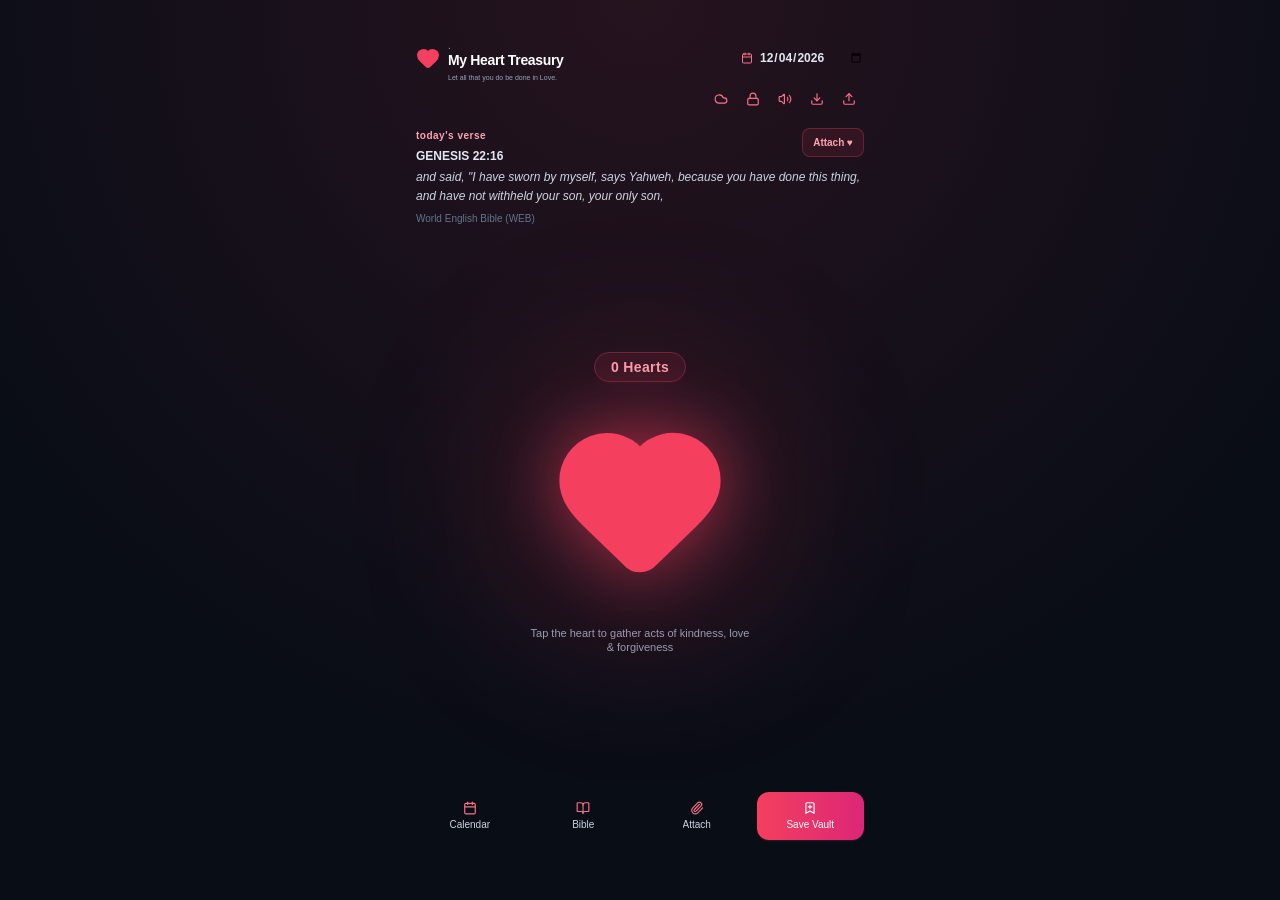
<file: index.html>
<!DOCTYPE html>
<html lang="en">
<head>
    <meta charset="UTF-8">
    <meta name="viewport" content="width=device-width, initial-scale=1.0, viewport-fit=cover">
    <title>My Heart Treasury</title>
    
    <!-- Localized Content Security Policy (Zero Third-Party CDN Dependencies) -->
    <meta http-equiv="Content-Security-Policy" content="
        default-src 'self';
        script-src 'self' 'unsafe-inline' https://accounts.google.com;
        style-src 'self' 'unsafe-inline' https://fonts.googleapis.com;
        font-src 'self' https://fonts.gstatic.com;
        connect-src 'self' https://accounts.google.com https://www.googleapis.com;
        frame-src 'self' https://accounts.google.com;
        img-src 'self' data: blob: https://*.googleusercontent.com;
        media-src 'self' data: blob:;
        object-src 'none';
        base-uri 'self';
        form-action 'self';
    ">

    <!-- Google Identity Services Library -->
    <script src="https://accounts.google.com/gsi/client" async defer></script>
    
    <!-- PWA Manifest & Theme -->
    <link rel="manifest" href="manifest.json">
    <meta name="theme-color" content="#f43f5e">

    <!-- iOS Standalone App Support -->
    <meta name="mobile-web-app-capable" content="yes">
    <meta name="apple-mobile-web-app-capable" content="yes">
    <meta name="apple-mobile-web-app-status-bar-style" content="black-translucent">
    <meta name="apple-mobile-web-app-title" content="Heart Treasury">

    <!-- Localized Styling & Typography -->
    <link href="https://fonts.googleapis.com/css2?family=Plus+Jakarta+Sans:wght@300;400;500;600;700;800&display=swap" rel="stylesheet">
    <link rel="stylesheet" href="css/styles.css">

    <!-- Local Tailwind Engine & Local Icons -->
    <script src="js/tailwind.js"></script>
    <script src="js/lucide.js"></script>
</head>
<body class="treasury-body h-screen overflow-hidden flex flex-col justify-between p-4 pt-8">

    <!-- Compact App Header -->
    <header class="flex items-center justify-between w-full max-w-md mx-auto">
        <div class="flex items-center gap-2">
            <i data-lucide="heart" class="w-6 h-6 text-rose-500 fill-rose-500 animate-pulse"></i>
            <div>
                <p class="text-[10px] text-slate-400 mt-1.5">.</p>
                <h1 class="text-sm font-semibold text-white tracking-tight leading-none">My Heart Treasury</h1>
                <p class="text-[7px] text-slate-400 mt-1.5">Let all that you do be done in Love.</p>
            </div>
        </div>
        
        <div class="flex items-center">
       <!-- Compact Session Bar -->
    <section class="flex items-center justify-between w-full max-w-md mx-auto">
        <div class="home-date-control flex items-center justify-center text-xs">
            <div class="flex items-center justify-center gap-1.5 text-slate-200 font-medium">
                <i data-lucide="calendar" class="w-3 h-3 text-rose-400"></i>
                <input type="date" id="savingsDate" class="bg-transparent text-slate-200 focus:outline-none font-semibold">
            </div>
    </header>
            
            <div class="flex items center justify-end gap-0.5 mt-0.2 w-full max-w-md mx-auto">
    <!-- Google Drive Sync Button -->
    <button id="gdriveSyncBtn" class="p-2 rounded-xl bg-transparent text-rose-400 hover:bg-slate-700/50 transition" title="Sync to Google Drive">
        <i data-lucide="cloud" class="w-3.5 h-3.5"></i>
    </button>
    <button id="openPinSettingsBtn" class="p-2 rounded-xl bg-transparent text-rose-400 hover:bg-slate-700/50 transition" title="Set PIN Lock">
        <i data-lucide="lock" class="w-3.5 h-3.5"></i>
    </button>
    <button id="soundToggleBtn" class="p-2 rounded-xl bg-transparent text-rose-400 hover:bg-slate-700/50 transition" aria-label="Toggle Sound">
        <i id="soundIcon" data-lucide="volume-2" class="w-3.5 h-3.5"></i>
    </button>
    <button id="exportBtn" class="p-2 rounded-xl bg-transparent text-rose-400 hover:bg-slate-700/50 transition" title="Export Backup">
        <i data-lucide="download" class="w-3.5 h-3.5"></i>
    </button>
    <label id="importBtn" class="p-2 rounded-xl bg-transparent text-rose-400 hover:bg-slate-700/50 transition cursor-pointer" title="Import Backup">
        <i data-lucide="upload" class="w-3.5 h-3.5"></i>
        <input type="file" id="importFileInput" accept=".json" class="hidden">
    </label>
</div>
    </section>
    <!-- Compact Verse of the Day — Main Screen -->
    <section
        id="homeVerseOfDay"
        class="home-vod-card w-full max-w-md mx-auto rounded-xl bg-transparent"
        aria-label="Verse of the Day"
    >
        <div class="flex items-center justify-between gap-2">
            <div class="min-w-0">
                <span class="text-[10px] font-bold text-rose-300 lowercase tracking-wider">
                    Today's Verse
                </span>
                <p
                    id="vodReference"
                    class="text-xs font-semibold text-slate-200 mt-0.5"
                >
                    Loading reference...
                </p>
            </div>

            <button
                id="attachVodBtn"
                type="button"
                class="shrink-0 px-2.5 py-1.5 rounded-lg text-[10px] font-semibold text-rose-300 border border-rose-500/30 bg-rose-500/10 hover:bg-rose-500/20"
                title="Attach today's Bible verse to your heart deposit"
            >
                Attach ♥
            </button>
        </div>

        <p
            id="vodText"
            class="text-xs text-slate-300 italic leading-relaxed mt-1"
            style="display:-webkit-box;-webkit-line-clamp:2;-webkit-box-orient:vertical;overflow:hidden;"
        >
            Loading today's Scripture...
        </p>

        <p
            id="vodVersionLabel"
            class="text-[10px] text-slate-500 mt-1"
        ></p>
    </section>
    <!-- The Beating Heart Centerpiece -->
    <section class="home-heart-section flex-1 flex flex-col items-center justify-center relative w-full max-w-md mx-auto">
        <div id="particleCanvas" class="particle-layer"></div>

        <!-- Heart Badge Counter -->
        <div class="mb-4">
            <span id="heartCountBadge" class="px-4 py-1.5 rounded-full bg-rose-500/10 border border-rose-500/30 text-rose-300 font-bold text-sm tracking-wide shadow-lg shadow-rose-500/5">0 Hearts</span>
        </div>

        <!-- Big Beating Red Heart Button -->
        <button id="tapHeartBtn" class="heart-trigger-btn beating-heart group relative focus:outline-none transition-transform active:scale-95 flex items-center justify-center p-4" aria-label="Collect Heart">
            <div class="absolute inset-0 bg-rose-500/20 blur-3xl rounded-full scale-125 animate-pulse"></div>
            <i data-lucide="heart" class="heart-svg w-36 h-36 md:w-44 md:h-44 text-rose-500 fill-rose-500 drop-shadow-[0_0_35px_rgba(244,63,94,0.6)]"></i>
        </button>
        
        <p class="text-[11px] text-slate-400 text-center mt-6 max-w-[220px] font-medium leading-tight">
            Tap the heart to gather acts of kindness, love & forgiveness
        </p>
    </section>

   <!-- Bottom Action Bar: Calendar, Bible, Attach & Save Vault (Smaller & Transparent) -->
<div class="home-action-bar w-full max-w-md mx-auto grid grid-cols-4 gap-1.5 pt-2">
    <button id="openCalendarBtn" class="py-1.5 px-1 bg-transparent hover:bg-white/5 text-slate-300 hover:text-white rounded-xl font-medium text-[10px] flex flex-col items-center justify-center gap-0.5 transition-colors">
        <i data-lucide="calendar" class="w-3.5 h-3.5 text-rose-400"></i>
        <span>Calendar</span>
    </button>

    <button id="openBibleModalBtn" class="py-1.5 px-1 bg-transparent hover:bg-white/5 text-slate-300 hover:text-white rounded-xl font-medium text-[10px] flex flex-col items-center justify-center gap-0.5 transition-colors">
        <i data-lucide="book-open" class="w-3.5 h-3.5 text-rose-400"></i>
        <span>Bible</span>
    </button>

    <button id="openAttachmentModalBtn" class="py-1.5 px-1 bg-transparent hover:bg-white/5 text-slate-300 hover:text-white rounded-xl font-medium text-[10px] flex flex-col items-center justify-center gap-0.5 transition-colors">
        <i data-lucide="paperclip" class="w-3.5 h-3.5 text-rose-400"></i>
        <span id="attachmentIndicator" class="truncate max-w-[70px]">Attach</span>
    </button>

    <button id="saveTreasuryBtn" class="py-1.5 px-1 bg-gradient-to-r from-rose-500 to-pink-600 hover:from-rose-600 hover:to-pink-700 text-white rounded-xl font-medium text-[10px] flex flex-col items-center justify-center gap-0.5 shadow-sm shadow-rose-500/20 transition-all">
        <i data-lucide="bookmark-plus" class="w-3.5 h-3.5"></i>
        <span>Save Vault</span>
    </button>
</div>

    <!-- Bible Study Modal Interface -->
    <div id="bibleStudyModal" class="modal-backdrop hidden">
        <div class="modal-card max-w-2xl h-[85vh] flex flex-col">
            <!-- Header -->
            <div class="modal-header border-b border-slate-800 pb-3">
                <div class="flex items-center gap-2">
                    <i data-lucide="book-open" class="text-rose-400 w-5 h-5"></i>
                    <h3 class="font-bold text-slate-100">Heart Treasury Bible Study</h3>
                </div>
                <button id="closeBibleModalBtn" class="modal-close-btn">&times;</button>
            </div>

            <!-- Controls Toolbar: Version Selector -->
            <div class="py-3 flex items-center justify-between gap-2 border-b border-slate-800/60">
                <select id="bibleVersionSelect" class="w-full bg-slate-800 border border-slate-700 text-xs text-slate-200 rounded-xl px-3 py-2 focus:outline-none focus:border-rose-500">
                    <!-- Populated dynamically -->
                </select>
            </div>

            <!-- Scripture Reading Pane -->
            <div id="bibleReaderContent" class="flex-1 overflow-y-auto space-y-3 pr-2 my-2 text-slate-200 text-sm">
                <!-- Dynamic Scripture verses -->
            </div>

           
<!-- Bible Reader Bottom Action Dock -->
<div class="bible-reader-footer">

    <div class="bible-footer-top">
        <span id="bibleReadingReference"
              class="text-slate-400 font-medium">
            Genesis 1
        </span>

        <!-- Icon-only action dock -->
        <div id="bibleActionDock"
             class="bible-action-dock"
             role="toolbar"
             aria-label="Bible verse actions">

            <button id="bibleHighlightBtn"
                    type="button"
                    class="bible-icon-action"
                    aria-label="Highlight selected verses"
                    title="Highlight">
                <i data-lucide="highlighter"></i>
            </button>

            <button id="bibleBookmarkBtn"
                    type="button"
                    class="bible-icon-action"
                    aria-label="Bookmark selected verses"
                    title="Bookmark">
                <i data-lucide="bookmark"></i>
            </button>

            <button id="bibleCopyBtn"
                    type="button"
                    class="bible-icon-action"
                    aria-label="Copy selected verses"
                    title="Copy">
                <i data-lucide="copy"></i>
            </button>

            <button id="attachSelectedVersesBtn"
                    type="button"
                    class="bible-icon-action"
                    aria-label="Attach selected verses to Heart Treasury"
                    title="Attach to Heart">
                <i data-lucide="heart"></i>
            </button>

            <button id="downloadVerseImgBtn"
                    type="button"
                    class="bible-icon-action"
                    aria-label="Download selected verse as an image"
                    title="Download verse image">
                <i data-lucide="image"></i>
            </button>

        </div>
    </div>

    <!-- Small highlight palette; hidden until requested -->
    <div id="bibleHighlightMenu"
         class="bible-highlight-menu hidden">

        <select id="bibleHighlightColorSelect"
                class="bible-highlight-select"
                aria-label="Choose highlight color">

            <option value="yellow">Yellow</option>
            <option value="green">Green</option>
            <option value="blue">Blue</option>
            <option value="pink">Pink</option>

        </select>

        <button id="applyBibleHighlightBtn"
                type="button"
                class="bible-icon-action"
                aria-label="Apply highlight"
                title="Apply highlight">
            <i data-lucide="check"></i>
        </button>

        <button id="removeBibleHighlightBtn"
                type="button"
                class="bible-icon-action"
                aria-label="Remove highlight"
                title="Remove highlight">
            <i data-lucide="eraser"></i>
        </button>

    </div>

    <!-- Accessible status announcements -->
    <span id="bibleHighlightStatus"
          class="sr-only"
          aria-live="polite"></span>

    <span id="bibleSelectionStatus"
          class="sr-only"
          aria-live="polite"></span>

</div>

    </div> <!-- Closes bible-reader-footer -->

</div> <!-- Closes modal-card -->
</div> <!-- Closes bibleStudyModal -->

<!-- PIN Lock / Startup Modal -->
    <div id="pinLockModal" class="fixed inset-0 bg-slate-950/90 z-50 flex items-center justify-center hidden">
        <div class="bg-slate-900 border border-slate-800 p-6 rounded-2xl max-w-sm w-full text-center space-y-4 shadow-2xl">
            <div class="text-rose-400 text-3xl" id="pinIcon">🔒</div>
            <h2 id="pinModalTitle" class="text-xl font-bold text-slate-100">Unlock Your Treasury</h2>
            <p id="pinModalDesc" class="text-xs text-slate-400">Enter your PIN code to access your vault.</p>
            
            <input type="password" id="pinInput" maxlength="6" class="w-full bg-slate-800 border border-slate-700 text-center text-2xl tracking-widest rounded-xl py-2.5 text-white focus:outline-none focus:border-rose-500" placeholder="••••" autocomplete="off">
            
            <button id="submitPinBtn" class="w-full bg-rose-500 hover:bg-rose-600 text-white font-semibold py-2.5 rounded-xl transition shadow-lg shadow-rose-500/20">Unlock</button>
            <button id="cancelPinBtn" class="text-xs text-slate-500 hover:text-slate-400 hidden">Cancel</button>
        </div>
    </div>

    <!-- Custom Styled App Modal / Dialog -->
    <div id="appModal" class="fixed inset-0 bg-slate-950/90 z-50 flex items-center justify-center hidden">
        <div class="bg-slate-900 border border-slate-800 p-6 rounded-2xl max-w-sm w-full text-center space-y-4 shadow-2xl">
            <div class="text-rose-400 text-3xl" id="appModalIcon">✨</div>
            <h2 id="appModalTitle" class="text-xl font-bold text-slate-100">Notice</h2>
            <p id="appModalDesc" class="text-xs text-slate-400">Message goes here...</p>
            
            <input type="password" id="appModalInput" maxlength="6" class="w-full bg-slate-800 border border-slate-700 text-center text-2xl tracking-widest rounded-xl py-2.5 text-white focus:outline-none focus:border-rose-500 hidden" placeholder="••••" autocomplete="off">
            
            <div class="flex gap-2 pt-2">
                <button id="appModalCancelBtn" class="flex-1 bg-slate-800 hover:bg-slate-700 text-slate-300 font-semibold py-2.5 rounded-xl transition hidden">Cancel</button>
                <button id="appModalOkBtn" class="flex-1 bg-rose-500 hover:bg-rose-600 text-white font-semibold py-2.5 rounded-xl transition shadow-lg shadow-rose-500/20">OK</button>
            </div>
        </div>
    </div>

    <!-- Attachment Modal -->
    <div id="attachmentModal" class="modal-backdrop hidden">
        <div class="modal-card">
            <div class="modal-header">
                <h3>Attach Memory Note</h3>
                <button id="closeAttachmentModalBtn" class="modal-close-btn">&times;</button>
            </div>

            <div class="space-y-4">
                <div>
                    <label class="form-label" for="heartNoteInput">Memory Note (Kindness, Love & Forgiveness)</label>
                    <textarea id="heartNoteInput" rows="2" placeholder="Write a note of kindness, love, or forgiveness..." class="form-input"></textarea>
                </div>

                <div class="space-y-2">
                    <label class="form-label">Add Media (Photo or 3s Video Clip)</label>
                    <div class="flex gap-2">
                        <label class="btn-media-choice">
                            <i data-lucide="image" class="w-4 h-4"></i>
                            <span>Upload Photo</span>
                            <input type="file" id="photoInput" accept="image/*" class="hidden">
                        </label>

                        <button id="startRecorderBtn" class="btn-media-choice">
                            <i data-lucide="video" class="w-4 h-4"></i>
                            <span id="recorderStatusLabel">Record 3s Clip</span>
                        </button>
                    </div>
                </div>

                <div id="cameraViewportContainer" class="camera-preview hidden">
                    <video id="cameraPreview" autoplay muted playsinline class="w-full h-40 object-cover rounded-lg"></video>
                    <div id="recordProgress" class="progress-bar-fill"></div>
                </div>

                <div id="mediaPreviewBox" class="media-preview-container hidden">
                    <div id="previewContent"></div>
                    <button id="clearMediaBtn" class="btn-clear-media">Remove Media</button>
                </div>
            </div>

            <div class="modal-footer mt-4">
                <button id="confirmAttachmentBtn" class="btn-primary w-full justify-center">Confirm Attachment</button>
            </div>
        </div>
    </div>

    <!-- Calendar & History Modal -->
    <div id="calendarModal" class="modal-backdrop hidden">
        <div class="modal-card max-w-xl">
            <div class="modal-header">
                <div class="flex items-center gap-2">
                    <i data-lucide="calendar" class="text-rose-400 w-5 h-5"></i>
                    <h3 id="calendarMonthLabel">Calendar Treasury</h3>
                </div>
                <button id="closeCalendarModalBtn" class="modal-close-btn">&times;</button>
            </div>

            <div id="calendarGrid" class="calendar-grid"></div>

            <div class="date-summary-card">
                <div>
                    <h4 id="selectedDateTitle" class="font-semibold text-rose-300">Select a Date</h4>
                    <p id="selectedDateHeartsCount" class="text-xs text-slate-400">Total hearts: 0</p>
                </div>
                <button id="viewMemoriesBtn" class="btn-secondary hidden">
                    <i data-lucide="eye" class="w-4 h-4 text-rose-400"></i>
                    <span>View Day's Memories</span>
                </button>
            </div>
        </div>
    </div>

    <!-- Timeline / Day's Memories Modal -->
    <div id="timelineModal" class="modal-backdrop hidden">
        <div class="modal-card max-w-md">
            <div class="modal-header">
                <h3 id="timelineModalTitle" class="font-bold text-rose-300">Memories</h3>
                <button id="closeTimelineModalBtn" class="modal-close-btn">&times;</button>
            </div>
            <div id="timelineList" class="timeline-scroll-container"></div>
        </div>
    </div>

    <!-- Core Scripts (Including bible.js added safely) -->
    <script src="js/storage.js"></script>
    <script src="js/audio.js"></script>
    <script src="js/media.js"></script>
    <script src="js/bible.js"></script>
    <script src="js/app.js"></script>

    <!-- Force Lucide Icon Rendering -->
    <script>
        document.addEventListener('DOMContentLoaded', () => {
            if (typeof lucide !== 'undefined' && lucide.createIcons) {
                lucide.createIcons();
            }
        });
    </script>
</body>
</html>
</file>
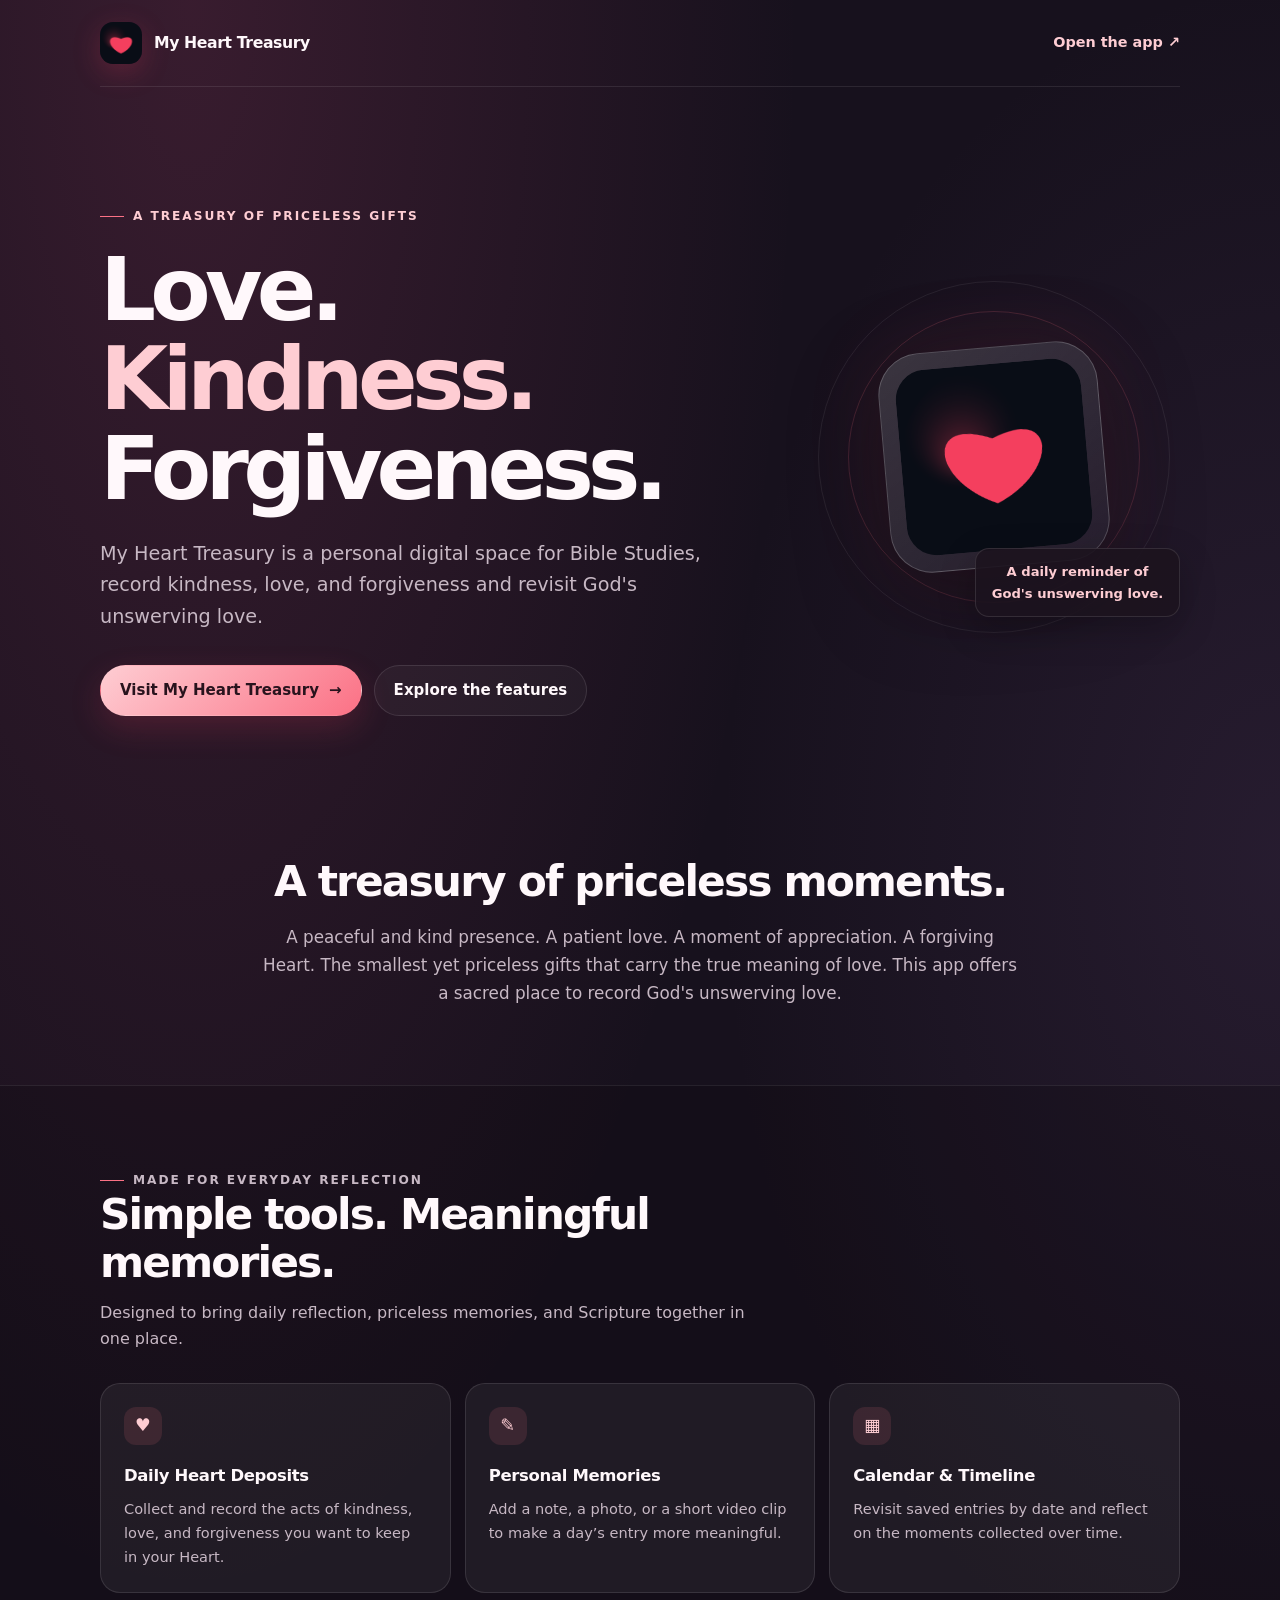
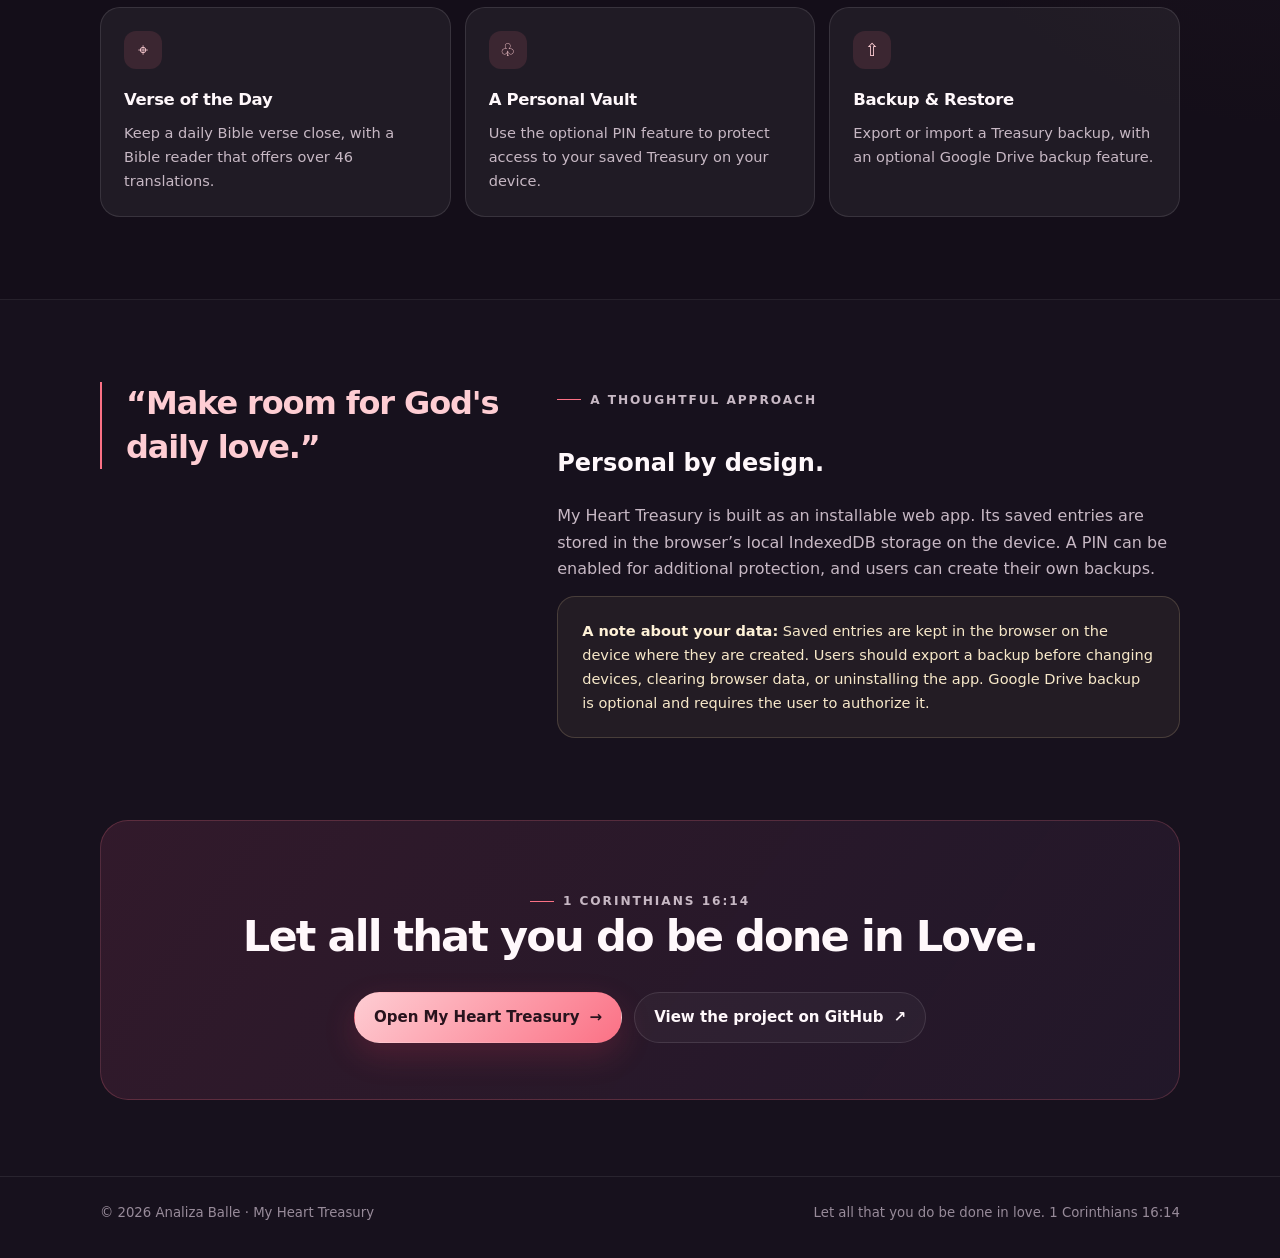
<file: linkedin.html>
<!DOCTYPE html>
<html lang="en">
<head>
    <meta charset="UTF-8">
    <meta name="viewport" content="width=device-width, initial-scale=1">
    <meta name="theme-color" content="#17111d">
    <meta name="description" content="Revisit God's unswerving love through Bible Studies, record kindness, love, and forgiveness.">
    <meta name="author" content="Analiza Balle">
    <meta name="robots" content="index, follow">
    <link rel="canonical" href="https://protegeeballe-jpg.github.io/My-Heart-Treasury/linkedin.html">

    <meta property="og:type" content="website">
    <meta property="og:title" content="My Heart Treasury Kindness, Love & Forgiveness">
    <meta property="og:description" content="A personal digital space for Bible Studies, record kindness, love, and forgiveness.">
    <meta property="og:url" content="https://protegeeballe-jpg.github.io/My-Heart-Treasury/linkedin.html">
    <meta property="og:image" content="https://protegeeballe-jpg.github.io/My-Heart-Treasury/assets/icon-512.png">
    <meta property="og:image:alt" content="My Heart Treasury app icon">

    <meta name="twitter:card" content="summary">
    <meta name="twitter:title" content="My Heart Treasury Kindness, Love & Forgiveness">
    <meta name="twitter:description" content="A personal digital space for Bible Studies, record kindness, love, and forgiveness.">
    <meta name="twitter:image" content="https://protegeeballe-jpg.github.io/My-Heart-Treasury/assets/icon-512.png">

    <title>My Heart Treasury</title>

    <style>
        :root {
            color-scheme: dark;
            --page: #17111d;
            --page-deep: #100c15;
            --panel: rgba(255, 255, 255, 0.055);
            --panel-border: rgba(255, 255, 255, 0.11);
            --text: #fff8fb;
            --muted: #c7b8c4;
            --soft: #988b9a;
            --rose: #fb7185;
            --rose-light: #fecdd3;
            --gold: #f4d6a0;
            --max: 1080px;
        }

        * { box-sizing: border-box; }

        html { scroll-behavior: smooth; }

        body {
            margin: 0;
            min-height: 100vh;
            color: var(--text);
            background:
                radial-gradient(ellipse at 15% 0%, rgba(190, 72, 117, 0.20), transparent 38rem),
                radial-gradient(ellipse at 100% 30%, rgba(109, 76, 130, 0.18), transparent 35rem),
                var(--page);
            font-family: Inter, ui-sans-serif, system-ui, -apple-system, BlinkMacSystemFont, "Segoe UI", sans-serif;
            line-height: 1.65;
        }

        a { color: inherit; }

        .wrap {
            width: min(var(--max), calc(100% - 40px));
            margin-inline: auto;
        }

        .topbar {
            display: flex;
            align-items: center;
            justify-content: space-between;
            gap: 20px;
            padding-block: 22px;
            border-bottom: 1px solid rgba(255, 255, 255, 0.09);
        }

        .brand {
            display: inline-flex;
            align-items: center;
            gap: 12px;
            color: var(--text);
            text-decoration: none;
            font-size: 0.98rem;
            font-weight: 750;
            letter-spacing: -0.025em;
        }

        .brand img {
            width: 42px;
            height: 42px;
            border-radius: 13px;
            box-shadow: 0 8px 28px rgba(244, 63, 94, 0.22);
        }

        .top-link {
            color: var(--rose-light);
            font-size: 0.9rem;
            font-weight: 650;
            text-decoration: none;
        }

        .top-link:hover, .text-link:hover { text-decoration: underline; }

        .hero {
            display: grid;
            grid-template-columns: minmax(0, 1.25fr) minmax(250px, 0.75fr);
            align-items: center;
            gap: clamp(36px, 7vw, 88px);
            padding-block: clamp(64px, 10vw, 112px);
        }

        .eyebrow {
            display: inline-flex;
            align-items: center;
            gap: 9px;
            margin: 0 0 18px;
            color: var(--rose-light);
            font-size: 0.76rem;
            font-weight: 800;
            letter-spacing: 0.16em;
            text-transform: uppercase;
        }

        .eyebrow::before {
            content: "";
            width: 24px;
            height: 1px;
            background: var(--rose);
        }

        h1 {
            max-width: 720px;
            margin: 0;
            font-size: clamp(2.8rem, 7vw, 5.5rem);
            line-height: 1.02;
            letter-spacing: -0.065em;
        }

        h1 span { color: var(--rose-light); }

        .hero-copy {
            max-width: 650px;
            margin: 24px 0 0;
            color: var(--muted);
            font-size: clamp(1.04rem, 2vw, 1.2rem);
        }

        .actions {
            display: flex;
            flex-wrap: wrap;
            gap: 12px;
            margin-top: 32px;
        }

        .button {
            display: inline-flex;
            min-height: 48px;
            align-items: center;
            justify-content: center;
            gap: 10px;
            padding: 12px 19px;
            border: 1px solid transparent;
            border-radius: 999px;
            font-size: 0.94rem;
            font-weight: 750;
            text-decoration: none;
            transition: transform 160ms ease, background 160ms ease, border-color 160ms ease;
        }

        .button:hover { transform: translateY(-2px); }

        .button-primary {
            color: #28131d;
            background: linear-gradient(135deg, #fecdd3, #fb7185);
            box-shadow: 0 12px 32px rgba(244, 63, 94, 0.18);
        }

        .button-secondary {
            color: var(--text);
            border-color: var(--panel-border);
            background: rgba(255, 255, 255, 0.035);
        }

        .hero-art {
            position: relative;
            display: grid;
            min-height: 330px;
            place-items: center;
            isolation: isolate;
        }

        .hero-art::before, .hero-art::after {
            position: absolute;
            z-index: -1;
            content: "";
            border: 1px solid rgba(251, 113, 133, 0.18);
            border-radius: 50%;
        }

        .hero-art::before { width: 290px; height: 290px; }
        .hero-art::after { width: 350px; height: 350px; border-color: rgba(255, 255, 255, 0.07); }

        .icon-frame {
            display: grid;
            width: min(220px, 70vw);
            aspect-ratio: 1;
            place-items: center;
            padding: 16px;
            border: 1px solid rgba(255, 255, 255, 0.2);
            border-radius: 42px;
            background: linear-gradient(145deg, rgba(255,255,255,0.15), rgba(255,255,255,0.035));
            box-shadow: 0 28px 90px rgba(0, 0, 0, 0.35), 0 0 80px rgba(244, 63, 94, 0.12);
            transform: rotate(-5deg);
        }

        .icon-frame img {
            display: block;
            width: 100%;
            height: 100%;
            border-radius: 30px;
        }

        .art-note {
            position: absolute;
            right: 0;
            bottom: 5px;
            max-width: 205px;
            padding: 12px 15px;
            border: 1px solid var(--panel-border);
            border-radius: 14px;
            color: var(--rose-light);
            background: rgba(28, 19, 31, 0.9);
            box-shadow: 0 12px 36px rgba(0,0,0,0.24);
            font-size: 0.82rem;
            font-weight: 700;
            text-align: center;
        }

        .intro {
            max-width: 760px;
            margin: 0 auto;
            padding: 30px 0 78px;
            text-align: center;
        }

        .intro h2, .section-heading h2 {
            margin: 0;
            font-size: clamp(1.8rem, 4vw, 2.65rem);
            line-height: 1.15;
            letter-spacing: -0.045em;
        }

        .intro p {
            margin: 18px auto 0;
            color: var(--muted);
            font-size: 1.05rem;
        }

        .features {
            padding-block: 72px 82px;
            border-top: 1px solid rgba(255, 255, 255, 0.08);
            border-bottom: 1px solid rgba(255, 255, 255, 0.08);
            background: rgba(9, 7, 13, 0.22);
        }

        .section-heading {
            max-width: 650px;
            margin-bottom: 30px;
        }

        .section-heading p {
            margin: 12px 0 0;
            color: var(--muted);
        }

        .feature-grid {
            display: grid;
            grid-template-columns: repeat(3, minmax(0, 1fr));
            gap: 14px;
        }

        .feature {
            min-height: 190px;
            padding: 23px;
            border: 1px solid var(--panel-border);
            border-radius: 20px;
            background: var(--panel);
        }

        .feature-mark {
            display: grid;
            width: 38px;
            height: 38px;
            place-items: center;
            margin-bottom: 17px;
            border-radius: 12px;
            color: var(--rose-light);
            background: rgba(251, 113, 133, 0.12);
            font-size: 1.1rem;
        }

        .feature h3 {
            margin: 0;
            font-size: 1.03rem;
            letter-spacing: -0.02em;
        }

        .feature p {
            margin: 8px 0 0;
            color: var(--muted);
            font-size: 0.91rem;
        }

        .values {
            display: grid;
            grid-template-columns: 0.8fr 1.2fr;
            gap: 42px;
            align-items: start;
            padding-block: 82px;
        }

        .values blockquote {
            margin: 0;
            padding-left: 24px;
            border-left: 2px solid var(--rose);
            color: var(--rose-light);
            font-size: clamp(1.35rem, 3vw, 2rem);
            font-weight: 650;
            line-height: 1.35;
            letter-spacing: -0.035em;
        }

        .values-copy p {
            margin: 0 0 14px;
            color: var(--muted);
        }

        .privacy-note {
            padding: 22px 24px;
            border: 1px solid rgba(244, 214, 160, 0.18);
            border-radius: 18px;
            color: #f7e8c9;
            background: rgba(244, 214, 160, 0.055);
            font-size: 0.91rem;
        }

        .privacy-note strong { color: #fff2d8; }

        .closing {
            margin-bottom: 76px;
            padding: clamp(30px, 6vw, 56px);
            border: 1px solid rgba(251, 113, 133, 0.22);
            border-radius: 28px;
            background: linear-gradient(125deg, rgba(190,72,117,0.16), rgba(109,76,130,0.12));
            text-align: center;
        }

        .closing h2 {
            margin: 0;
            font-size: clamp(1.8rem, 4vw, 2.7rem);
            line-height: 1.12;
            letter-spacing: -0.045em;
        }

        .closing p {
            max-width: 590px;
            margin: 14px auto 0;
            color: var(--muted);
        }

        .closing .actions { justify-content: center; }

        footer {
            padding-block: 25px 34px;
            border-top: 1px solid rgba(255, 255, 255, 0.08);
            color: var(--soft);
            font-size: 0.83rem;
        }

        .footer-inner {
            display: flex;
            flex-wrap: wrap;
            justify-content: space-between;
            gap: 12px 24px;
        }

        .text-link { color: var(--rose-light); text-decoration: none; }

        a:focus-visible {
            outline: 3px solid var(--gold);
            outline-offset: 4px;
        }

        @media (max-width: 760px) {
            .hero {
                grid-template-columns: 1fr;
                gap: 36px;
                padding-top: 64px;
                padding-bottom: 58px;
            }

            .hero-art { min-height: 285px; }
            .hero-art::before { width: 245px; height: 245px; }
            .hero-art::after { width: 295px; height: 295px; }
            .icon-frame { width: 185px; border-radius: 34px; }
            .icon-frame img { border-radius: 24px; }
            .art-note { right: max(0px, calc(50% - 165px)); bottom: -4px; }
            .feature-grid { grid-template-columns: repeat(2, minmax(0, 1fr)); }
            .values { grid-template-columns: 1fr; gap: 26px; }
        }

        @media (max-width: 480px) {
            .wrap { width: min(var(--max), calc(100% - 30px)); }
            .topbar { padding-block: 16px; }
            .brand { font-size: 0.88rem; }
            .brand img { width: 36px; height: 36px; }
            .top-link { font-size: 0.82rem; }
            .hero { padding-top: 52px; }
            .feature-grid { grid-template-columns: 1fr; }
            .feature { min-height: auto; }
            .footer-inner { flex-direction: column; }
            .button { width: 100%; }
        }

        @media (prefers-reduced-motion: reduce) {
            html { scroll-behavior: auto; }
            *, *::before, *::after {
                scroll-behavior: auto !important;
                transition-duration: 0.01ms !important;
                animation-duration: 0.01ms !important;
                animation-iteration-count: 1 !important;
            }
        }
    </style>
</head>
<body>
    <header class="wrap topbar">
        <a class="brand" href="https://protegeeballe-jpg.github.io/My-Heart-Treasury/" aria-label="My Heart Treasury home">
            <img src="assets/icon-192.png" alt="" width="42" height="42">
            <span>My Heart Treasury</span>
        </a>
        <a class="top-link" href="https://protegeeballe-jpg.github.io/My-Heart-Treasury/">Open the app <span aria-hidden="true">↗</span></a>
    </header>

    <main>
        <section class="wrap hero" aria-labelledby="hero-title">
            <div>
                <p class="eyebrow">A treasury of priceless gifts</p>
                <h1 id="hero-title">Love.<br><span>Kindness.</span><br>Forgiveness.</h1>
                <p class="hero-copy">
                    My Heart Treasury is a personal digital space for Bible Studies, record kindness, love, and forgiveness and revisit God's unswerving love.
                </p>
                <div class="actions">
                    <a class="button button-primary" href="https://protegeeballe-jpg.github.io/My-Heart-Treasury/">
                        Visit My Heart Treasury <span aria-hidden="true">→</span>
                    </a>
                    <a class="button button-secondary" href="#features">Explore the features</a>
                </div>
            </div>

            <div class="hero-art" aria-label="My Heart Treasury app icon">
                <div class="icon-frame">
                    <img src="assets/icon-512.png" alt="My Heart Treasury app icon" width="512" height="512">
                </div>
                <div class="art-note">A daily reminder of God's unswerving love.</div>
            </div>
        </section>

        <section class="wrap intro" aria-labelledby="intro-title">
            <h2 id="intro-title">A treasury of priceless moments.</h2>
            <p>
                A peaceful and kind presence. A patient love. A moment of appreciation. A forgiving Heart.
                The smallest yet priceless gifts that carry the true meaning of love. This app offers a sacred place
                to record God's unswerving love.
            </p>
        </section>

        <section class="features" id="features" aria-labelledby="features-title">
            <div class="wrap">
                <div class="section-heading">
                    <p class="eyebrow">Made for everyday reflection</p>
                    <h2 id="features-title">Simple tools. Meaningful memories.</h2>
                    <p>Designed to bring daily reflection, priceless memories, and Scripture together in one place.</p>
                </div>

                <div class="feature-grid">
                    <article class="feature">
                        <div class="feature-mark" aria-hidden="true">♥</div>
                        <h3>Daily Heart Deposits</h3>
                        <p>Collect and record the acts of kindness, love, and forgiveness you want to keep in your Heart.</p>
                    </article>

                    <article class="feature">
                        <div class="feature-mark" aria-hidden="true">✎</div>
                        <h3>Personal Memories</h3>
                        <p>Add a note, a photo, or a short video clip to make a day’s entry more meaningful.</p>
                    </article>

                    <article class="feature">
                        <div class="feature-mark" aria-hidden="true">▦</div>
                        <h3>Calendar & Timeline</h3>
                        <p>Revisit saved entries by date and reflect on the moments collected over time.</p>
                    </article>

                    <article class="feature">
                        <div class="feature-mark" aria-hidden="true">⌖</div>
                        <h3>Verse of the Day</h3>
                        <p>Keep a daily Bible verse close, with a Bible reader that offers over 46 translations.</p>
                    </article>

                    <article class="feature">
                        <div class="feature-mark" aria-hidden="true">♧</div>
                        <h3>A Personal Vault</h3>
                        <p>Use the optional PIN feature to protect access to your saved Treasury on your device.</p>
                    </article>

                    <article class="feature">
                        <div class="feature-mark" aria-hidden="true">⇧</div>
                        <h3>Backup & Restore</h3>
                        <p>Export or import a Treasury backup, with an optional Google Drive backup feature.</p>
                    </article>
                </div>
            </div>
        </section>

        <section class="wrap values" aria-labelledby="values-title">
            <blockquote>
                “Make room for God's daily love.”
            </blockquote>
            <div class="values-copy">
                <p class="eyebrow">A thoughtful approach</p>
                <h2 id="values-title">Personal by design.</h2>
                <p>
                    My Heart Treasury is built as an installable web app. Its saved entries are stored
                    in the browser’s local IndexedDB storage on the device. A PIN can be enabled for
                    additional protection, and users can create their own backups.
                </p>
                <div class="privacy-note">
                    <strong>A note about your data:</strong> Saved entries are kept in the browser on
                    the device where they are created. Users should export a backup before changing
                    devices, clearing browser data, or uninstalling the app. Google Drive backup is
                    optional and requires the user to authorize it.
                </div>
            </div>
        </section>

        <section class="wrap closing" aria-labelledby="closing-title">
            <p class="eyebrow">1 Corinthians 16:14</p>
            <h2 id="closing-title">Let all that you do be done in Love.</h2>
            <div class="actions">
                <a class="button button-primary" href="https://protegeeballe-jpg.github.io/My-Heart-Treasury/">
                    Open My Heart Treasury <span aria-hidden="true">→</span>
                </a>
                <a class="button button-secondary" href="https://github.com/protegeeballe-jpg/My-Heart-Treasury">
                    View the project on GitHub <span aria-hidden="true">↗</span>
                </a>
            </div>
        </section>
    </main>

    <footer>
        <div class="wrap footer-inner">
            <span>© 2026 Analiza Balle · My Heart Treasury</span>
            <span>Let all that you do be done in love. 1 Corinthians 16:14</span>
        </div>
    </footer>
</body>
</html>
</file>
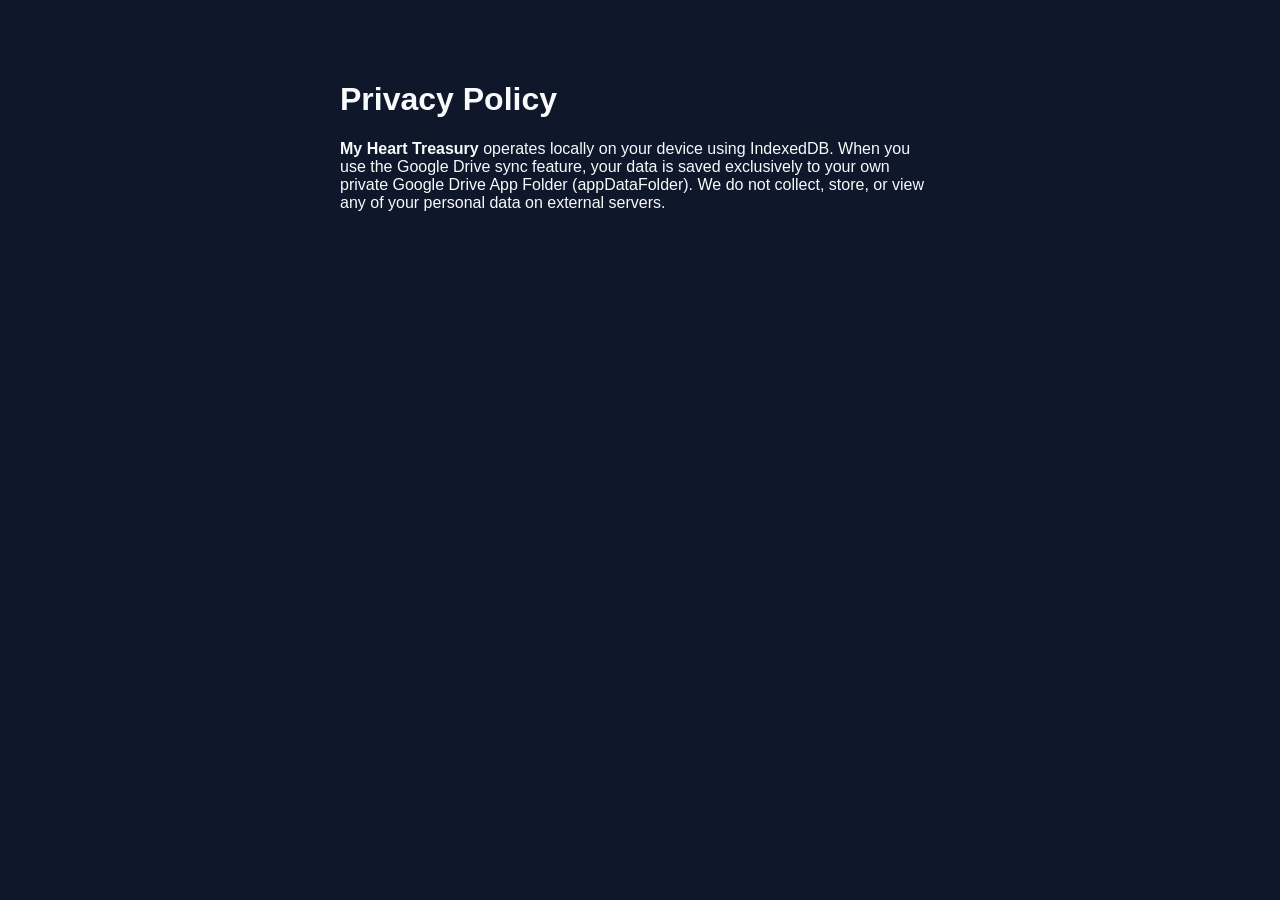
<file: privacy.html>
<!DOCTYPE html>
<html>
<head><title>Privacy Policy - My Heart Treasury</title></head>
<body style="font-family: sans-serif; max-width: 600px; margin: 40px auto; padding: 20px; background: #0f172a; color: #f8fafc;">
  <h1>Privacy Policy</h1>
  <p><strong>My Heart Treasury</strong> operates locally on your device using IndexedDB. When you use the Google Drive sync feature, your data is saved exclusively to your own private Google Drive App Folder (appDataFolder). We do not collect, store, or view any of your personal data on external servers.</p>
</body>
</html>
</file>
<file: css/styles.css>
:root {
    --bg-dark: #090d16;
    --card-bg: rgba(15, 23, 42, 0.75);
    --card-border: rgba(244, 63, 94, 0.18);
    --rose-accent: #f43f5e;
    --blue-accent: #3b82f6;
}

body.treasury-body {
    background-color: var(--bg-dark);
    background-image: radial-gradient(circle at 50% 0%, rgba(244, 63, 94, 0.12), transparent 70%);
    color: #f8fafc;
    font-family: 'Plus Jakarta Sans', sans-serif;
    height: 100vh;
    max-height: 100vh;
    overflow: hidden;
    margin: 0;
    box-sizing: border-box;
    -webkit-tap-highlight-color: transparent;
}

button, label {
    touch-action: manipulation;
}

.header-container {
    max-width: 56rem;
    margin: 0 auto;
    display: flex;
    justify-content: space-between;
    align-items: center;
    width: 100%;
}

.logo-group {
    display: flex;
    align-items: center;
    gap: 0.75rem;
}

.logo-icon {
    width: 2rem;
    height: 2rem;
}

.logo-title {
    font-size: 1.25rem;
    font-weight: 700;
    letter-spacing: -0.02em;
}

.logo-subtitle {
    font-size: 0.75rem;
    color: #94a3b8;
}

.header-actions {
    display: flex;
    align-items: center;
    gap: 0.5rem;
}

.workspace-grid {
    max-width: 56rem;
    margin: 0 auto;
    display: grid;
    grid-template-columns: 1fr;
    gap: 1rem;
    width: 100%;
}

@media (min-width: 768px) {
    .workspace-grid {
        grid-template-columns: 1fr 1.3fr;
    }
}

.glass-panel {
    background: var(--card-bg);
    backdrop-filter: blur(16px);
    border: 1px solid var(--card-border);
    border-radius: 1rem;
    padding: 1.25rem;
    box-shadow: 0 20px 25px -5px rgba(0, 0, 0, 0.5);
}

.section-title {
    display: flex;
    align-items: center;
    gap: 0.5rem;
    font-weight: 600;
}

.form-label {
    display: block;
    font-size: 0.75rem;
    font-weight: 500;
    color: #94a3b8;
    margin-bottom: 0.375rem;
}

.form-input {
    width: 100%;
    background: rgba(30, 41, 59, 0.8);
    border: 1px solid #334155;
    border-radius: 0.5rem;
    padding: 0.5rem 0.75rem;
    color: #fff;
    font-size: 0.875rem;
    outline: none;
    transition: border-color 0.2s;
}

.form-input:focus {
    border-color: var(--rose-accent);
}

.btn-duration {
    background: rgba(30, 41, 59, 0.6);
    border: 1px solid #334155;
    color: #94a3b8;
    padding: 0.375rem 0.625rem;
    border-radius: 0.375rem;
    font-size: 0.7rem;
    font-weight: 600;
    cursor: pointer;
    transition: all 0.2s;
}

.btn-duration.active {
    background: rgba(244, 63, 94, 0.2);
    border-color: var(--rose-accent);
    color: #fecdd3;
}

.timer-display-card {
    background: rgba(15, 23, 42, 0.9);
    border: 1px solid #1e293b;
    border-radius: 0.75rem;
    padding: 0.75rem;
    text-align: center;
}

.timer-label {
    font-size: 0.65rem;
    text-transform: uppercase;
    letter-spacing: 0.05em;
    color: #64748b;
}

.timer-value {
    font-size: 1.5rem;
    font-weight: 800;
    color: var(--rose-accent);
    font-family: monospace;
}

.heart-trigger-btn {
    background: transparent;
    border: none;
    cursor: pointer;
    outline: none;
    transition: transform 0.15s cubic-bezier(0.175, 0.885, 0.32, 1.275);
    display: flex;
    align-items: center;
    justify-content: center;
}

.heart-trigger-btn:active {
    transform: scale(0.88);
}

.heart-svg {
    fill: var(--rose-accent);
    color: var(--rose-accent);
}

.count-badge {
    background: rgba(244, 63, 94, 0.15);
    border: 1px solid rgba(244, 63, 94, 0.3);
    color: #fecdd3;
    padding: 0.25rem 0.875rem;
    border-radius: 9999px;
    font-size: 0.875rem;
    font-weight: 700;
}

.tap-hint {
    font-size: 0.75rem;
    color: #64748b;
    margin-top: 0.75rem;
    text-align: center;
}

.action-bar {
    margin-top: 1rem;
    display: flex;
    gap: 0.75rem;
    width: 100%;
}

.btn-primary {
    background: var(--rose-accent);
    color: #fff;
    font-weight: 600;
    font-size: 0.875rem;
    padding: 0.5rem 1rem;
    border-radius: 0.5rem;
    display: flex;
    align-items: center;
    gap: 0.5rem;
    cursor: pointer;
    border: none;
}

.btn-secondary {
    background: rgba(30, 41, 59, 0.8);
    border: 1px solid #334155;
    color: #e2e8f0;
    font-size: 0.875rem;
    padding: 0.625rem 1rem;
    border-radius: 0.5rem;
    display: flex;
    align-items: center;
    gap: 0.5rem;
    cursor: pointer;
    flex: 1;
    justify-content: center;
}

.btn-blue-save {
    background: var(--blue-accent);
    color: #fff;
    font-weight: 600;
    font-size: 0.875rem;
    padding: 0.625rem 1.25rem;
    border-radius: 0.5rem;
    display: flex;
    align-items: center;
    gap: 0.5rem;
    cursor: pointer;
    border: none;
    box-shadow: 0 4px 14px rgba(59, 130, 246, 0.35);
}

.btn-icon {
    background: rgba(30, 41, 59, 0.8);
    border: 1px solid #334155;
    padding: 0.5rem;
    border-radius: 0.5rem;
    cursor: pointer;
    display: inline-flex;
    align-items: center;
    justify-content: center;
}

.modal-backdrop {
    position: fixed;
    inset: 0;
    background: rgba(0, 0, 0, 0.75);
    backdrop-filter: blur(8px);
    display: flex;
    align-items: center;
    justify-content: center;
    padding: 1rem;
    z-index: 50;
}

.modal-card {
    background: #0f172a;
    border: 1px solid #334155;
    border-radius: 1rem;
    padding: 1.5rem;
    width: 100%;
    max-width: 28rem;
    box-shadow: 0 25px 50px -12px rgba(0, 0, 0, 0.7);
}

.modal-header {
    display: flex;
    justify-content: space-between;
    align-items: center;
    margin-bottom: 1rem;
}

.modal-close-btn {
    color: #64748b;
    font-size: 1.5rem;
    line-height: 1;
    cursor: pointer;
    background: transparent;
    border: none;
}

.btn-media-choice {
    flex: 1;
    background: rgba(30, 41, 59, 0.6);
    border: 1px dashed #475569;
    padding: 0.75rem;
    border-radius: 0.5rem;
    display: flex;
    align-items: center;
    justify-content: center;
    gap: 0.5rem;
    font-size: 0.75rem;
    color: #cbd5e1;
    cursor: pointer;
}

.camera-preview {
    position: relative;
    border-radius: 0.5rem;
    overflow: hidden;
    background: #000;
}

.progress-bar-fill {
    position: absolute;
    bottom: 0;
    left: 0;
    height: 4px;
    background: var(--rose-accent);
    width: 0%;
    transition: width 0.1s linear;
}

.media-preview-container {
    margin-top: 0.5rem;
    padding: 0.5rem;
    background: #1e293b;
    border-radius: 0.5rem;
    border: 1px solid #334155;
}

.btn-clear-media {
    margin-top: 0.5rem;
    font-size: 0.75rem;
    color: var(--rose-accent);
    text-decoration: underline;
    background: transparent;
    border: none;
    cursor: pointer;
}

.calendar-grid {
    display: grid;
    grid-template-columns: repeat(7, 1fr);
    gap: 0.375rem;
    margin-block: 1rem;
}

.calendar-day-cell {
    aspect-ratio: 1;
    border-radius: 0.5rem;
    background: rgba(30, 41, 59, 0.5);
    border: 1px solid rgba(51, 65, 85, 0.5);
    display: flex;
    flex-direction: column;
    align-items: center;
    justify-content: center;
    font-size: 0.75rem;
    cursor: pointer;
    transition: all 0.2s;
}

.calendar-day-cell.has-data {
    background: rgba(244, 63, 94, 0.15);
    border-color: rgba(244, 63, 94, 0.4);
    color: #fecdd3;
}

.date-summary-card {
    background: rgba(30, 41, 59, 0.6);
    border-radius: 0.5rem;
    padding: 0.75rem 1rem;
    display: flex;
    justify-content: space-between;
    align-items: center;
}

.timeline-scroll-container {
    max-height: 24rem;
    overflow-y: auto;
    display: flex;
    flex-direction: column;
    gap: 1rem;
    scrollbar-width: thin;
    scrollbar-color: #334155 transparent;
}

.timeline-scroll-container::-webkit-scrollbar {
    width: 6px;
}

.timeline-scroll-container::-webkit-scrollbar-thumb {
    background-color: #334155;
    border-radius: 3px;
}

.particle-layer {
    position: absolute;
    inset: 0;
    pointer-events: none;
}

@keyframes singleRestingHeartbeat {
    0% { transform: scale(1); }
    15% { transform: scale(1.12); }
    30% { transform: scale(1.0); }
    100% { transform: scale(1.0); }
}

.beating-heart {
    animation: singleRestingHeartbeat 1s infinite ease-in-out;
    transform-origin: center center;
    will-change: transform;
}

#appModal input::placeholder {
    color: #64748b;
    letter-spacing: normal;
    font-size: 1rem;
}

#bibleStudyModal.modal-backdrop {
    padding: 0.75rem;
    align-items: center;
}

#bibleStudyModal .modal-card {
    width: min(100%, 56rem);
    max-width: 56rem;
    height: 90vh;
    height: 90dvh;
    max-height: calc(100vh - 1.5rem);
    max-height: calc(100dvh - 1.5rem);
    min-height: 0;
    padding: 1rem;
    display: flex;
    flex-direction: column;
    overflow: hidden;
}

#bibleStudyModal .modal-header {
    flex: 0 0 auto;
    margin-bottom: 0.65rem;
    gap: 0.5rem;
}

#bibleStudyModal .modal-header h3 {
    font-size: 1rem;
    line-height: 1.35;
}

#bibleStudyModal .modal-close-btn {
    width: 2.75rem;
    height: 2.75rem;
    flex: 0 0 2.75rem;
    display: inline-flex;
    align-items: center;
    justify-content: center;
    border-radius: 0.65rem;
}

#bibleStudyModal .bible-toolbar {
    display: grid;
    grid-template-columns:
        minmax(0, 1.35fr)
        minmax(0, 1fr)
        minmax(0, 0.75fr);
    align-items: end;
    gap: 0.65rem;
    padding-block: 0.65rem;
    flex: 0 0 auto;
}

#bibleStudyModal .bible-control-field {
    display: flex;
    flex-direction: column;
    gap: 0.3rem;
    min-width: 0;
}

#bibleStudyModal .bible-control-field > span {
    font-size: 0.68rem;
    line-height: 1.2;
    letter-spacing: 0.07em;
}

#bibleStudyModal .bible-control-select {
    width: 100%;
    min-width: 0;
    min-height: 44px;
    padding: 0.5rem 0.65rem;
    font-size: 16px;
    line-height: 1.25;
    border-radius: 0.65rem;
}

#bibleStudyModal select:focus-visible,
#bibleStudyModal button:focus-visible,
#bibleStudyModal input:focus-visible {
    outline: 2px solid #fb7185;
    outline-offset: 2px;
}

#bibleStudyModal #bibleReaderContent {
    flex: 1 1 auto;
    flex-basis: 0;
    min-height: 0;
    max-height: none;
    margin-block: 0.6rem;
    padding: 0.25rem 0.4rem 0.75rem 0.1rem;
    overflow-x: hidden;
    overflow-y: auto;
    overscroll-behavior-y: contain;
    -webkit-overflow-scrolling: touch;
    touch-action: pan-y pinch-zoom;
    scrollbar-width: thin;
    scrollbar-color: #475569 transparent;
    font-size: 1rem;
}

#bibleStudyModal #bibleReaderContent > h4 {
    font-size: 1.05rem;
    line-height: 1.4;
    margin-bottom: 0.55rem;
}

#bibleStudyModal #bibleReaderContent > p {
    font-size: 0.78rem;
    line-height: 1.5;
}

#bibleStudyModal #bibleReaderContent > label {
    display: flex;
    align-items: flex-start;
    gap: 0.65rem;
    margin-block: 0.2rem;
    padding: 0.65rem 0.5rem;
    font-size: clamp(1.05rem, 2.2vw, 1.15rem);
    line-height: 1.75;
    color: #e2e8f0;
    overflow-wrap: anywhere;
    border-bottom: 1px solid rgba(148, 163, 184, 0.10);
    border-radius: 0.5rem;
}

#bibleStudyModal #bibleReaderContent > label:focus-within {
    outline: 2px solid rgba(251, 113, 133, 0.7);
    outline-offset: 2px;
}

#bibleStudyModal #bibleReaderContent > label input[type="checkbox"] {
    width: 1.15rem;
    height: 1.15rem;
    min-width: 1.15rem;
    margin-top: 0.4rem;
    flex: 0 0 auto;
    accent-color: #f43f5e;
}

#bibleStudyModal #bibleReaderContent > label strong {
    font-size: 0.9em;
}

#bibleStudyModal .bible-reader-footer {
    flex: 0 0 auto;
    flex-wrap: wrap;
    gap: 0.65rem;
    padding-top: 0.7rem;
}

#bibleStudyModal .bible-reader-footer > span {
    min-width: 0;
    font-size: 0.78rem;
}

#bibleStudyModal .bible-reader-footer > div {
    display: flex;
    flex-wrap: wrap;
    gap: 0.5rem;
}

#bibleStudyModal #downloadVerseImgBtn,
#bibleStudyModal #attachSelectedVersesBtn {
    min-height: 44px;
    padding: 0.55rem 0.75rem;
    justify-content: center;
    font-size: 0.75rem;
    line-height: 1.25;
}

@media (max-width: 640px) {
    #bibleStudyModal.modal-backdrop {
        padding: 0.4rem;
    }

    #bibleStudyModal .modal-card {
        width: 100%;
        height: 96vh;
        height: 96dvh;
        max-height: calc(100vh - 0.8rem);
        max-height: calc(100dvh - 0.8rem);
        padding: 0.75rem;
        border-radius: 0.9rem;
    }

    #bibleStudyModal .bible-toolbar {
        grid-template-columns: minmax(0, 1fr) minmax(0, 0.8fr);
        gap: 0.5rem;
        padding-block: 0.55rem;
    }

    #bibleStudyModal .bible-control-field--version {
        grid-column: 1 / -1;
    }

    #bibleStudyModal .bible-control-select {
        min-height: 44px;
        padding-inline: 0.55rem;
    }

    #bibleStudyModal #bibleReaderContent {
        padding-right: 0.2rem;
    }

    #bibleStudyModal #bibleReaderContent > label {
        font-size: 1.05rem;
        line-height: 1.7;
        padding-block: 0.65rem;
    }

    #bibleStudyModal .bible-reader-footer {
        display: grid;
        grid-template-columns: minmax(0, 1fr);
        gap: 0.5rem;
        padding-top: 0.6rem;
    }

    #bibleStudyModal .bible-reader-footer > span {
        grid-column: 1 / -1;
    }

    #bibleStudyModal .bible-reader-footer > div {
        display: grid;
        grid-template-columns: repeat(2, minmax(0, 1fr));
        gap: 0.45rem;
        width: 100%;
    }

    #bibleStudyModal #downloadVerseImgBtn,
    #bibleStudyModal #attachSelectedVersesBtn {
        min-width: 0;
        width: 100%;
        min-height: 44px;
        padding: 0.5rem 0.35rem;
        font-size: 0.7rem;
        white-space: normal;
        text-align: center;
    }
}

@media (max-height: 520px) {
    #bibleStudyModal .modal-card {
        height: 96vh;
        height: 96dvh;
        padding: 0.55rem;
    }

    #bibleStudyModal .modal-header {
        margin-bottom: 0.3rem;
        padding-bottom: 0.4rem;
    }

    #bibleStudyModal .bible-toolbar {
        padding-block: 0.35rem;
    }

    #bibleStudyModal #bibleReaderContent {
        margin-block: 0.3rem;
    }
}

/* ==========================================
   MY HEART TREASURY — BIBLE ACTION DOCK
   ========================================== */

#bibleStudyModal .bible-toolbar {
    grid-template-columns:
        minmax(0, 1.3fr)
        minmax(0, 1fr)
        minmax(0, 0.7fr);
    gap: 0.35rem;
}

#bibleStudyModal .bible-control-field--version {
    grid-column: auto;
}

#bibleStudyModal .bible-control-select {
    min-width: 0;
    min-height: 40px;
    padding: 0.35rem 0.5rem;
    font-size: 14px;
}

#bibleStudyModal .bible-reader-footer {
    flex: 0 0 auto;
    width: 100%;
    display: flex;
    flex-direction: column;
    align-items: center;
    gap: 0.4rem;
    border-top: 1px solid rgba(51, 65, 85, 0.7);
    padding-top: 0.45rem;
    padding-bottom: env(safe-area-inset-bottom, 0px);
}

#bibleStudyModal .bible-footer-top {
    width: 100%;
    display: flex;
    flex-direction: column;
    align-items: center;
    gap: 0.3rem;
}

#bibleStudyModal .bible-footer-top > span {
    align-self: flex-start;
    font-size: 0.72rem;
}

#bibleStudyModal .bible-action-dock {
    display: flex;
    justify-content: center;
    align-items: center;
    gap: 0.6rem;
    width: 100%;
}

#bibleStudyModal .bible-icon-action {
    width: 40px;
    height: 40px;
    min-width: 40px;
    min-height: 40px;
    padding: 0;
    display: inline-flex;
    align-items: center;
    justify-content: center;
    border: 1px solid rgba(71, 85, 105, 0.65);
    border-radius: 0.65rem;
    background: rgba(30, 41, 59, 0.75);
    color: #e2e8f0;
    cursor: pointer;
    transition: background 0.15s, border-color 0.15s;
}

#bibleStudyModal .bible-icon-action:hover:not(:disabled) {
    background: rgba(71, 85, 105, 0.8);
    border-color: rgba(244, 63, 94, 0.5);
}

#bibleStudyModal .bible-icon-action:disabled {
    opacity: 0.35;
    cursor: not-allowed;
}

#bibleStudyModal .bible-icon-action svg {
    width: 18px;
    height: 18px;
}

#bibleStudyModal .bible-highlight-menu {
    display: flex;
    justify-content: center;
    align-items: center;
    gap: 0.45rem;
    width: 100%;
}

#bibleStudyModal .bible-highlight-menu.hidden {
    display: none !important;
}

#bibleStudyModal .bible-highlight-select {
    min-height: 38px;
    max-width: 8rem;
    padding: 0.3rem 0.5rem;
    border: 1px solid #334155;
    border-radius: 0.5rem;
    background: #0f172a;
    color: #e2e8f0;
    font-size: 0.75rem;
}

#bibleStudyModal .bible-highlight-menu .bible-icon-action {
    width: 36px;
    height: 36px;
    min-width: 36px;
    min-height: 36px;
}

#bibleStudyModal #bibleReaderContent > label.bible-verse-bookmarked {
    box-shadow: inset 2px 0 0 #fb7185;
}

#bibleStudyModal .bible-icon-action:focus-visible {
    outline: 2px solid #fb7185;
    outline-offset: 3px;
}

@media (max-width: 640px) {
    #bibleStudyModal .bible-toolbar {
        grid-template-columns:
            minmax(0, 1.3fr)
            minmax(0, 1fr)
            minmax(0, 0.7fr);
        gap: 0.25rem;
    }

    #bibleStudyModal .bible-control-select {
        min-height: 40px;
        padding-inline: 0.4rem;
        font-size: 16px;
    }

    #bibleStudyModal .bible-action-dock {
        gap: 0.45rem;
    }

    #bibleStudyModal .bible-icon-action {
        width: 42px;
        height: 42px;
        min-width: 42px;
        min-height: 42px;
    }
}

/* ==========================================
   HOME SCREEN — MOBILE LAYOUT & SAFE AREAS
   ========================================== */

/* Use the visible mobile viewport and keep controls clear of device UI. */
body.treasury-body {
    height: 100vh;
    height: 100dvh;
    min-height: 100dvh;
    max-height: 100vh;
    max-height: 100dvh;
    overflow-x: hidden;
    overflow-y: auto;
    overscroll-behavior-y: contain;
    /* Baseline spacing for browsers without max() or safe-area env() support. */
    padding-top: 2rem;
    padding-right: 1rem;
    padding-bottom: 3.5rem;
    padding-left: 1rem;
    /* Modern devices receive their reported safe-area insets as well. */
    padding-top: max(2rem, calc(env(safe-area-inset-top, 0px) + 0.75rem));
    padding-right: max(1rem, env(safe-area-inset-right, 0px));
    padding-bottom: max(3.5rem, calc(env(safe-area-inset-bottom, 0px) + 1.5rem));
    padding-left: max(1rem, env(safe-area-inset-left, 0px));
}

.home-session-card,
.home-vod-card,
.home-action-bar {
    flex-shrink: 0;
}

.home-session-card,
.home-vod-card {
    margin-top: 0.5rem;
}

.home-date-control {
    text-align: center;
}

.home-heart-section {
    flex: 1 1 0%;
    min-height: 0;
    margin-top: 0;
    margin-bottom: 0;
}

.home-action-bar {
    flex-shrink: 0;
    margin-bottom: 0;
    padding-bottom: 0.25rem;
}

.home-action-bar > button {
    min-height: 3rem;
    touch-action: manipulation;
}

/* Keep the centerpiece proportionate on short phones and in landscape. */
@media (max-height: 700px) {
    .home-heart-section .heart-svg {
        width: clamp(6.5rem, 20vh, 9rem);
        height: clamp(6.5rem, 20vh, 9rem);
    }

    .home-heart-section .heart-trigger-btn {
        padding: 0.5rem;
    }

    .home-heart-section > p {
        margin-top: 0.875rem;
    }
}


/* Short screens remain scrollable so the bottom dock is never clipped. */
@media (max-height: 560px) {
    body.treasury-body {
        justify-content: flex-start;
        gap: 0.5rem;
    }

    .home-heart-section {
        flex: 0 0 auto;
        min-height: 11rem;
    }

    .home-action-bar {
        margin-top: 0.5rem;
    }
}
</file>
